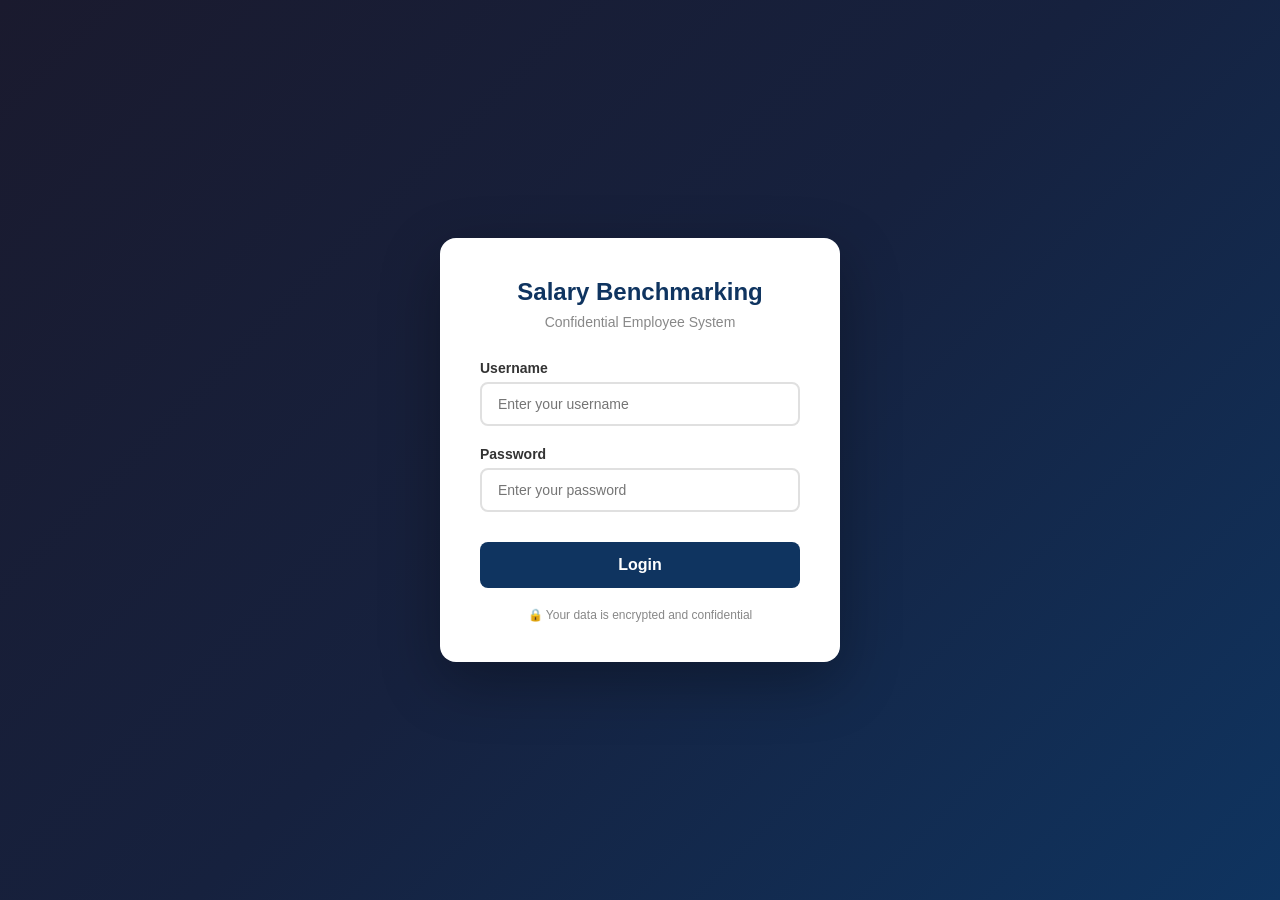
<file: frontend/index.html>
<!DOCTYPE html>
<html lang="en">
<head>
    <meta charset="UTF-8">
    <meta name="viewport" content="width=device-width, initial-scale=1.0">
    <title>Salary Benchmarking System - Login</title>
    <link rel="stylesheet" href="style.css">
</head>
<body>
    <div class="login-container">
        <div class="login-box">
            <h1>Salary Benchmarking</h1>
            <p class="subtitle">Confidential Employee System</p>

            <form id="loginForm">
                <div class="input-group">
                    <label>Username</label>
                    <input type="text" id="username" placeholder="Enter your username" required>
                </div>

                <div class="input-group">
                    <label>Password</label>
                    <input type="password" id="password" placeholder="Enter your password" required>
                </div>

                <button type="submit" class="login-btn">Login</button>
            </form>

            <p class="footer-text">🔒 Your data is encrypted and confidential</p>
        </div>
    </div>
    <script src="script.js"></script>
</body>
</html>
</file>
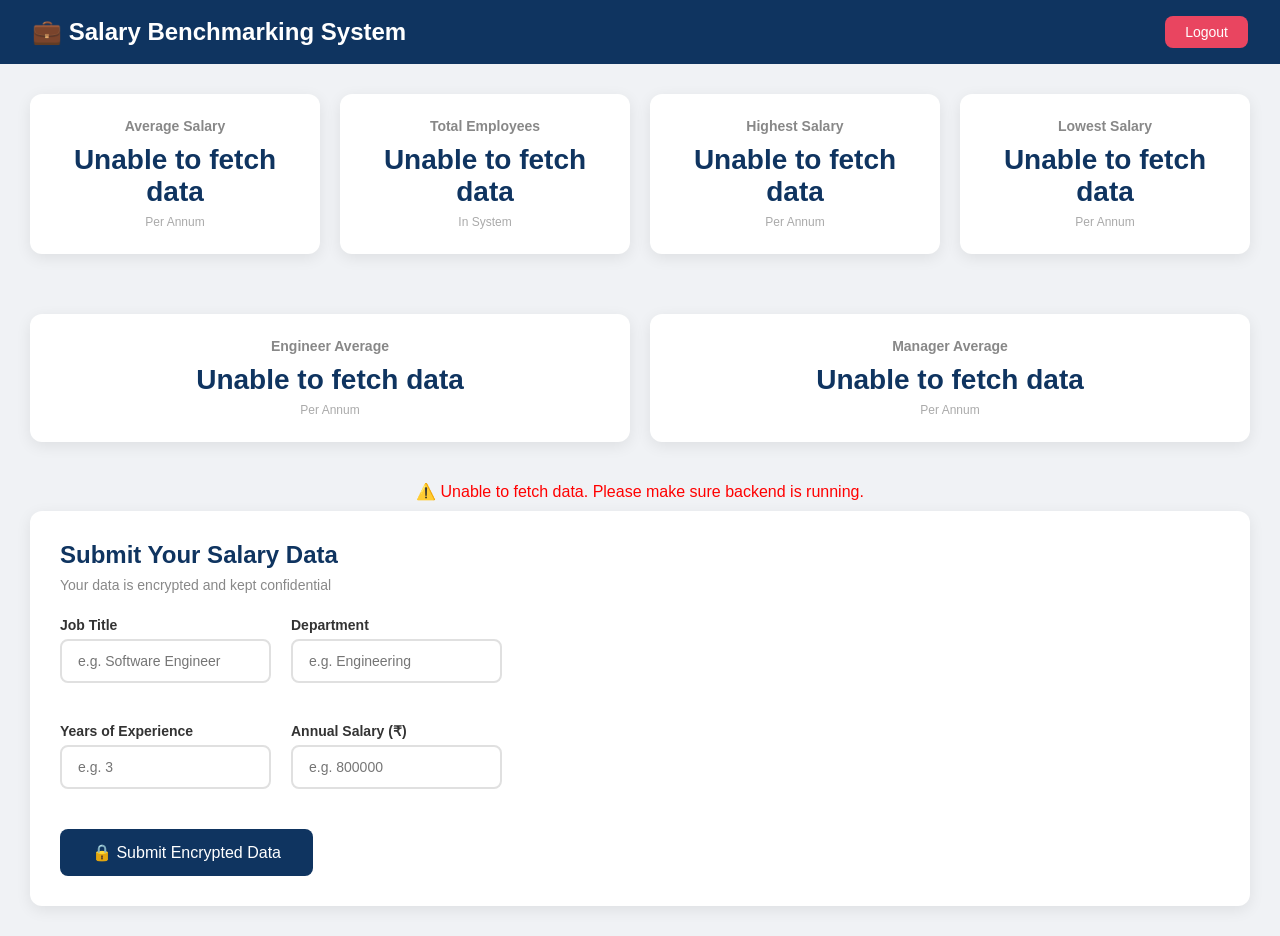
<file: frontend/dashboard.html>
<!DOCTYPE html>
<html lang="en">
<head>
    <meta charset="UTF-8">
    <meta name="viewport" content="width=device-width, initial-scale=1.0">
    <title>Salary Benchmarking - Dashboard</title>
    <link rel="stylesheet" href="style.css">
</head>
<body>
    <div class="dashboard">

        <!-- Navbar -->
        <nav class="navbar">
            <h2>💼 Salary Benchmarking System</h2>
            <button class="logout-btn" onclick="window.location.href='index.html'">Logout</button>
        </nav>

        <!-- Stats Cards -->
        <div class="stats-container">
            <div class="stat-card">
                <h3>Average Salary</h3>
                <p class="stat-number" id="avgSalary">Loading...</p>
                <span class="stat-label">Per Annum</span>
            </div>
            <div class="stat-card">
                <h3>Total Employees</h3>
                <p class="stat-number" id="totalEmployees">Loading...</p>
                <span class="stat-label">In System</span>
            </div>
            <div class="stat-card">
                <h3>Highest Salary</h3>
                <p class="stat-number" id="highestSalary">Loading...</p>
                <span class="stat-label">Per Annum</span>
            </div>
            <div class="stat-card">
                <h3>Lowest Salary</h3>
                <p class="stat-number" id="lowestSalary">Loading...</p>
                <span class="stat-label">Per Annum</span>
            </div>
        </div>

        <!-- Role Based Stats -->
        <div class="stats-container">
            <div class="stat-card">
                <h3>Engineer Average</h3>
                <p class="stat-number" id="engineerAvg">Loading...</p>
                <span class="stat-label">Per Annum</span>
            </div>
            <div class="stat-card">
                <h3>Manager Average</h3>
                <p class="stat-number" id="managerAvg">Loading...</p>
                <span class="stat-label">Per Annum</span>
            </div>
        </div>

        <!-- Error Message -->
        <div id="errorMsg" style="display:none; text-align:center; color:red; padding: 10px;">
            ⚠️ Unable to fetch data. Please make sure backend is running.
        </div>

        <!-- Salary Input Form -->
        <div class="form-section">
            <h2>Submit Your Salary Data</h2>
            <p>Your data is encrypted and kept confidential</p>
            <form id="salaryForm">
                <div class="form-row">
                    <div class="input-group">
                        <label>Job Title</label>
                        <input type="text" placeholder="e.g. Software Engineer">
                    </div>
                    <div class="input-group">
                        <label>Department</label>
                        <input type="text" placeholder="e.g. Engineering">
                    </div>
                </div>
                <div class="form-row">
                    <div class="input-group">
                        <label>Years of Experience</label>
                        <input type="number" placeholder="e.g. 3">
                    </div>
                    <div class="input-group">
                        <label>Annual Salary (₹)</label>
                        <input type="number" placeholder="e.g. 800000">
                    </div>
                </div>
                <button type="submit" class="submit-btn">🔒 Submit Encrypted Data</button>
            </form>
        </div>

    </div>
    <script src="script.js"></script>
</body>
</html>
</file>
<file: frontend/style.css>
* {
    margin: 0;
    padding: 0;
    box-sizing: border-box;
    font-family: 'Segoe UI', Tahoma, Geneva, Verdana, sans-serif;
}

body {
    background: linear-gradient(135deg, #1a1a2e, #16213e, #0f3460);
    min-height: 100vh;
    display: flex;
    justify-content: center;
    align-items: center;
}

.login-container {
    width: 100%;
    display: flex;
    justify-content: center;
    align-items: center;
}

.login-box {
    background: white;
    padding: 40px;
    border-radius: 16px;
    width: 400px;
    box-shadow: 0 20px 60px rgba(0,0,0,0.3);
    text-align: center;
}

h1 {
    color: #0f3460;
    font-size: 24px;
    margin-bottom: 8px;
}

.subtitle {
    color: #888;
    font-size: 14px;
    margin-bottom: 30px;
}

.input-group {
    text-align: left;
    margin-bottom: 20px;
}

.input-group label {
    display: block;
    color: #333;
    font-size: 14px;
    font-weight: 600;
    margin-bottom: 6px;
}

.input-group input {
    width: 100%;
    padding: 12px 16px;
    border: 2px solid #e0e0e0;
    border-radius: 8px;
    font-size: 14px;
    outline: none;
    transition: border 0.3s;
}

.input-group input:focus {
    border-color: #0f3460;
}

.login-btn {
    width: 100%;
    padding: 14px;
    background: #0f3460;
    color: white;
    border: none;
    border-radius: 8px;
    font-size: 16px;
    font-weight: 600;
    cursor: pointer;
    margin-top: 10px;
    transition: background 0.3s;
}

.login-btn:hover {
    background: #e94560;
}

.footer-text {
    margin-top: 20px;
    color: #888;
    font-size: 12px;
}
/* Dashboard Styles */
.dashboard {
    min-height: 100vh;
    background: #f0f2f5;
}

.navbar {
    background: #0f3460;
    color: white;
    padding: 16px 32px;
    display: flex;
    justify-content: space-between;
    align-items: center;
}

.logout-btn {
    background: #e94560;
    color: white;
    border: none;
    padding: 8px 20px;
    border-radius: 8px;
    cursor: pointer;
    font-size: 14px;
}

.stats-container {
    display: flex;
    gap: 20px;
    padding: 30px;
    flex-wrap: nowrap;
}

.stat-card {
    background: white;
    padding: 24px;
    border-radius: 12px;
    flex: 1;
    min-width: 200px;
    box-shadow: 0 4px 15px rgba(0,0,0,0.08);
    text-align: center;
}

.stat-card h3 {
    color: #888;
    font-size: 14px;
    margin-bottom: 10px;
}

.stat-number {
    color: #0f3460;
    font-size: 28px;
    font-weight: 700;
    margin-bottom: 4px;
}

.stat-label {
    color: #aaa;
    font-size: 12px;
}

.form-section {
    background: white;
    margin: 0 30px 30px;
    padding: 30px;
    border-radius: 12px;
    box-shadow: 0 4px 15px rgba(0,0,0,0.08);
}

.form-section h2 {
    color: #0f3460;
    margin-bottom: 8px;
}

.form-section p {
    color: #888;
    font-size: 14px;
    margin-bottom: 24px;
}

.form-row {
    display: flex;
    gap: 20px;
    margin-bottom: 20px;
}

.submit-btn {
    background: #0f3460;
    color: white;
    border: none;
    padding: 14px 32px;
    border-radius: 8px;
    font-size: 16px;
    cursor: pointer;
    transition: background 0.3s;
}

.submit-btn:hover {
    background: #e94560;
}
</file>
